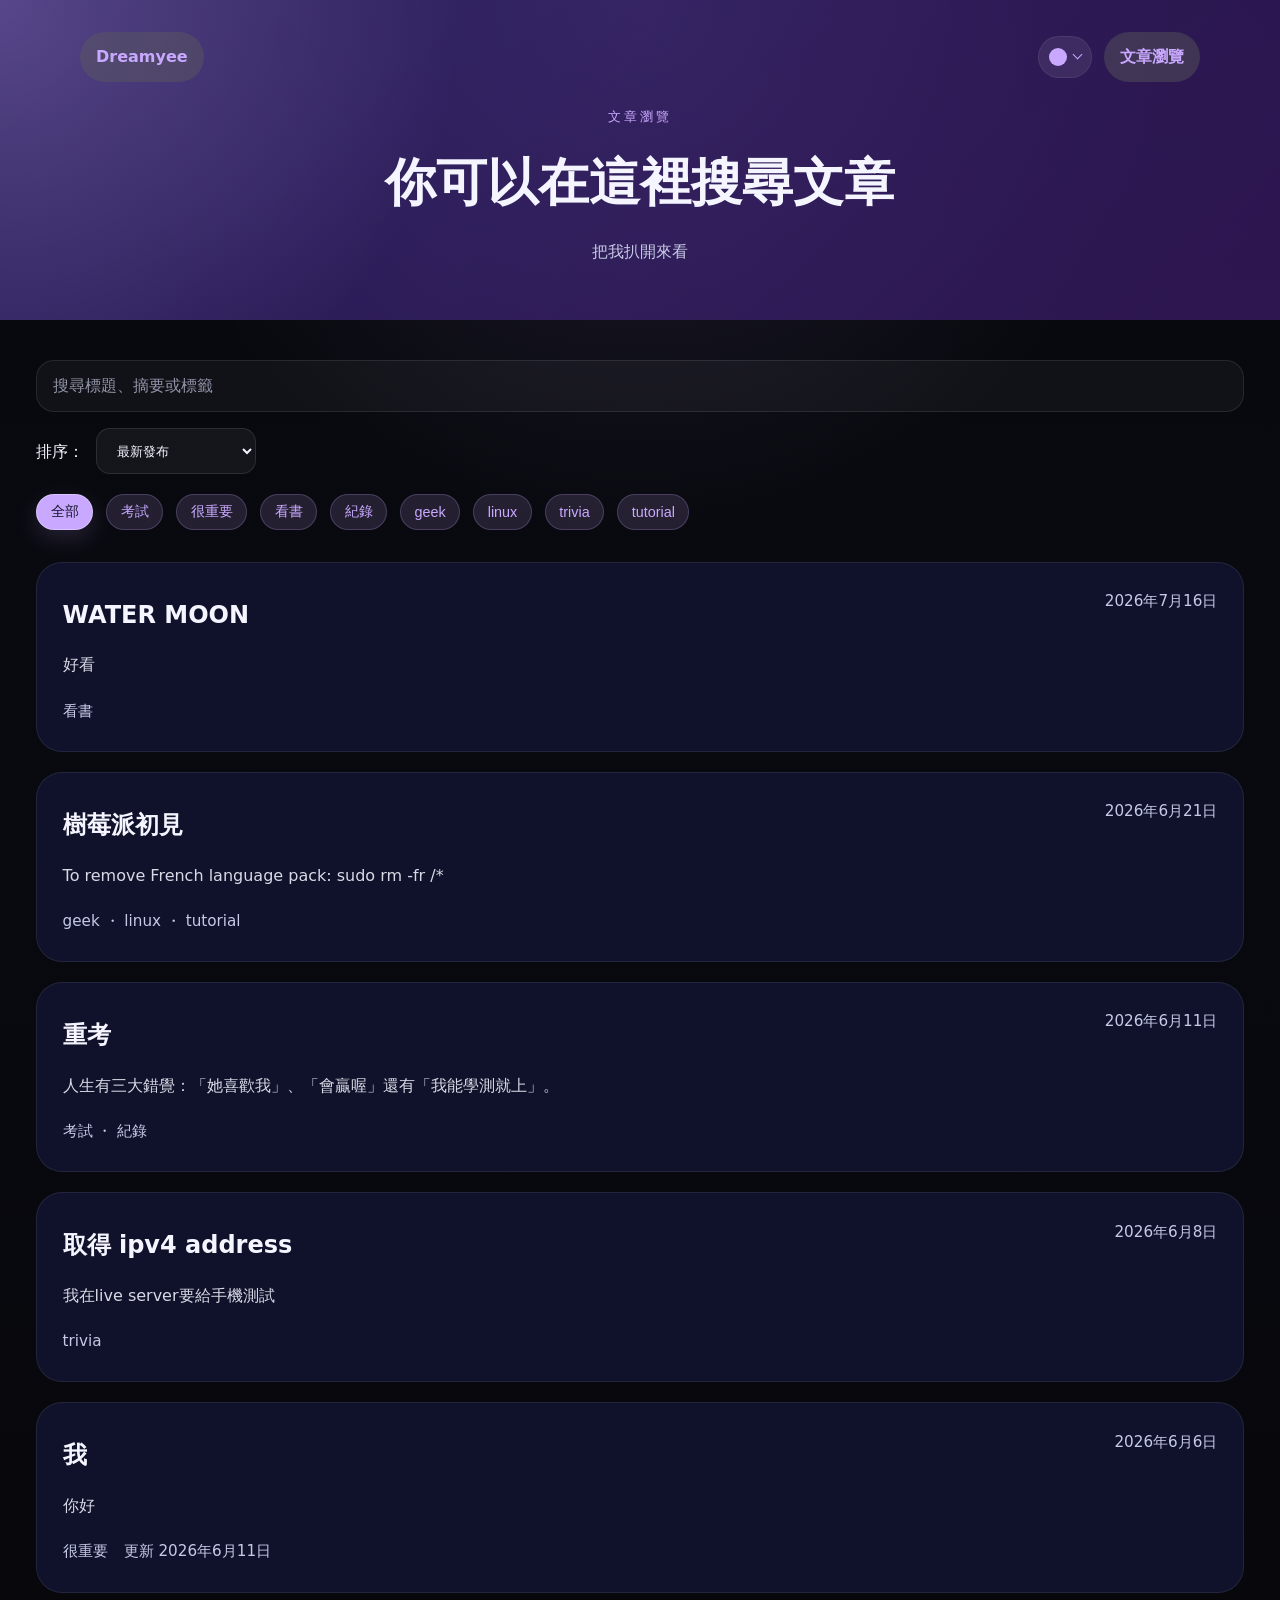
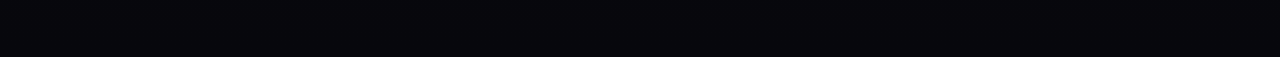
<file: archive.html>
<!DOCTYPE html>
<html lang="zh-Hant">
  <head>
    <meta charset="UTF-8" />
    <meta name="viewport" content="width=device-width, initial-scale=1.0" />
    <meta name="description" content="Browse all article posts with tag filtering, search, and sorting on this Markdown-powered blog." />
    <meta name="robots" content="index, follow" />
    <meta property="og:title" content="文章瀏覽 | Dreamyee's blog" />
    <meta property="og:description" content="Browse all article posts with tag filtering, search, and sorting on this Markdown-powered blog." />
    <meta property="og:type" content="website" />
    <meta name="twitter:card" content="summary_large_image" />
    <meta name="theme-color" content="#080812" />
    <title>文章瀏覽 | Dreamyee's blog</title>
    <script>
      (() => {
        try {
          const themes = {
            purple: "#080812",
            blue: "#06101f",
            green: "#061812",
          };
          const savedTheme = localStorage.getItem("blog-theme");
          if (Object.prototype.hasOwnProperty.call(themes, savedTheme)) {
            document.documentElement.dataset.theme = savedTheme;
            document.querySelector('meta[name="theme-color"]').setAttribute("content", themes[savedTheme]);
          }
        } catch (error) {
          document.documentElement.dataset.theme = "blue";
        }
      })();
    </script>
    <link rel="stylesheet" href="styles.css" />
  </head>
  <body>
    <div class="page-shell">
      <header class="hero-banner archive-banner">
        <div class="hero-overlay"></div>
        <div class="topbar">
          <a class="brand nav-link" href="index.html">Dreamyee</a>
          <div class="nav-actions">
            <div class="theme-switcher">
              <button class="theme-trigger" type="button" aria-label="選擇主題色" aria-expanded="false" aria-controls="themeMenu">
                <span class="theme-trigger-swatch" aria-hidden="true"></span>
                <span class="theme-trigger-chevron" aria-hidden="true"></span>
              </button>
              <div class="theme-menu" id="themeMenu" role="menu" hidden>
                <button class="theme-option" type="button" data-theme-choice="purple" role="menuitemradio" aria-checked="true">
                  <span class="theme-option-swatch theme-purple" aria-hidden="true"></span>
                  <span>紫色</span>
                </button>
                <button class="theme-option" type="button" data-theme-choice="blue" role="menuitemradio" aria-checked="false">
                  <span class="theme-option-swatch theme-blue" aria-hidden="true"></span>
                  <span>深藍</span>
                </button>
                <button class="theme-option" type="button" data-theme-choice="green" role="menuitemradio" aria-checked="false">
                  <span class="theme-option-swatch theme-green" aria-hidden="true"></span>
                  <span>深綠</span>
                </button>
              </div>
            </div>
            <a class="nav-link" href="archive.html">文章瀏覽</a>
          </div>
        </div>
        <div class="hero-content">
          <p class="eyebrow">文章瀏覽</p>
          <h1>你可以在這裡搜尋文章</h1>
          <p class="post-meta">把我扒開來看</p>
        </div>
      </header>

      <main class="content-area archive-content">
        <section class="browse-panel">
          <div class="browse-controls">
            <input id="searchInput" type="search" placeholder="搜尋標題、摘要或標籤" autocomplete="off" />
            <div class="sort-row">
              <label for="sortOrder">排序：</label>
              <select id="sortOrder">
                <option value="newest">最新發布</option>
                <option value="oldest">最早發布</option>
              </select>
            </div>
          </div>

          <div class="tag-filter" id="tagFilter"></div>
        </section>

        <section class="article-list" id="articleList"></section>
      </main>
    </div>

    <script src="theme.js"></script>
    <script src="archive.js"></script>
  </body>
</html>
</file>
<file: styles.css>
:root {
  color-scheme: dark;
  --bg: #080812;
  --panel: rgba(20, 22, 40, 0.95);
  --article-panel: rgba(17, 20, 46, 0.95);
  --panel-border: rgba(255, 255, 255, 0.08);
  --text: #f4f5ff;
  --muted: #c7cae5;
  --lavender: #c9a9ff;
  --lavender-soft: rgba(201, 169, 255, 0.18);
  --accent: #c9a9ff;
  --accent-strong: #d7c0ff;
  --accent-soft: rgba(201, 169, 255, 0.18);
  --accent-faint: rgba(201, 169, 255, 0.1);
  --accent-wash: rgba(201, 169, 255, 0.14);
  --accent-border: rgba(201, 169, 255, 0.22);
  --accent-shadow: rgba(201, 169, 255, 0.16);
  --accent-ink: #17142f;
  --page-gradient: radial-gradient(circle at top, rgba(201, 169, 255, 0.14), transparent 30%),
    linear-gradient(180deg, #06060b 0%, #090a10 35%, #07070c 100%);
  --hero-tint-start: rgba(88, 64, 204, 0.4);
  --hero-tint-end: rgba(59, 27, 102, 0.75);
  --hero-glow: rgba(201, 169, 255, 0.3);
  --button-shadow: rgba(55, 30, 120, 0.12);
  --button-shadow-hover: rgba(55, 30, 120, 0.18);
  --shadow: 0 30px 80px rgba(0, 0, 0, 0.35);
  --radius: 28px;
}

:root[data-theme="blue"] {
  --bg: #06101f;
  --panel: rgba(12, 23, 42, 0.95);
  --article-panel: rgba(10, 25, 50, 0.95);
  --text: #eef6ff;
  --muted: #b9cce4;
  --lavender: #8fd0ff;
  --lavender-soft: rgba(143, 208, 255, 0.18);
  --accent: #8fd0ff;
  --accent-strong: #b6e1ff;
  --accent-soft: rgba(143, 208, 255, 0.18);
  --accent-faint: rgba(143, 208, 255, 0.1);
  --accent-wash: rgba(143, 208, 255, 0.14);
  --accent-border: rgba(143, 208, 255, 0.24);
  --accent-shadow: rgba(33, 138, 214, 0.18);
  --accent-ink: #061527;
  --page-gradient: radial-gradient(circle at top, rgba(91, 169, 255, 0.14), transparent 30%),
    linear-gradient(180deg, #040810 0%, #07111d 38%, #050b14 100%);
  --hero-tint-start: rgba(31, 95, 168, 0.42);
  --hero-tint-end: rgba(8, 26, 53, 0.78);
  --hero-glow: rgba(143, 208, 255, 0.26);
  --button-shadow: rgba(30, 106, 170, 0.12);
  --button-shadow-hover: rgba(30, 106, 170, 0.2);
}

:root[data-theme="green"] {
  --bg: #061812;
  --panel: rgba(12, 33, 26, 0.95);
  --article-panel: rgba(10, 35, 27, 0.95);
  --text: #effcf5;
  --muted: #b8d8c9;
  --lavender: #8be7b6;
  --lavender-soft: rgba(139, 231, 182, 0.18);
  --accent: #8be7b6;
  --accent-strong: #b5f4cf;
  --accent-soft: rgba(139, 231, 182, 0.18);
  --accent-faint: rgba(139, 231, 182, 0.1);
  --accent-wash: rgba(139, 231, 182, 0.14);
  --accent-border: rgba(139, 231, 182, 0.24);
  --accent-shadow: rgba(52, 170, 107, 0.18);
  --accent-ink: #061c12;
  --page-gradient: radial-gradient(circle at top, rgba(94, 214, 148, 0.14), transparent 30%),
    linear-gradient(180deg, #030b08 0%, #071510 38%, #040c09 100%);
  --hero-tint-start: rgba(28, 111, 72, 0.42);
  --hero-tint-end: rgba(7, 42, 28, 0.78);
  --hero-glow: rgba(139, 231, 182, 0.26);
  --button-shadow: rgba(52, 170, 107, 0.12);
  --button-shadow-hover: rgba(52, 170, 107, 0.2);
}

* {
  box-sizing: border-box;
}

html,
body {
  min-height: 100%;
  margin: 0;
  padding: 0;
  background: var(--page-gradient);
  color: var(--text);
  font-family: Inter, system-ui, -apple-system, BlinkMacSystemFont, "Segoe UI", sans-serif;
}

body {
  line-height: 1.7;
}

.page-shell {
  display: grid;
  grid-template-rows: auto 1fr;
  min-height: 100vh;
}

.hero-banner {
  position: relative;
  min-height: 320px;
  display: flex;
  flex-direction: column;
  align-items: center;
  justify-content: flex-start;
  padding: 2rem 1.25rem;
  background: linear-gradient(135deg, var(--hero-tint-start), var(--hero-tint-end));
  background-blend-mode: overlay;
  background-repeat: no-repeat;
  background-position: center center;
  background-size: cover;
}

.hero-overlay {
  position: absolute;
  inset: 0;
  background: radial-gradient(circle at top left, var(--hero-glow), transparent 35%);
}

.hero-content {
  position: relative;
  z-index: 1;
  max-width: 900px;
  width: 100%;
  text-align: center;
  padding: 0 0.5rem;
  animation: fadeInUp 0.8s ease forwards;
}

.eyebrow {
  text-transform: uppercase;
  letter-spacing: 0.24em;
  font-size: 0.8rem;
  margin: 0 0 0.75rem;
  color: var(--accent);
}

h1 {
  margin: 0;
  font-size: clamp(2rem, 4vw, 3.4rem);
}

.topbar {
  position: relative;
  z-index: 30;
  display: flex;
  align-items: center;
  justify-content: space-between;
  gap: 1rem;
  width: min(100%, 1120px);
  margin: 0 auto 1.5rem;
}

.topbar .brand,
.topbar .nav-link {
  color: var(--accent);
  text-decoration: none;
  font-weight: 600;
}

.hero-content h1 {
  margin: 0;
}

.topbar .nav-link {
  background: rgba(93, 93, 93, 0.437);
  padding: 0.7rem 1rem;
  border-radius: 999px;
  transition: transform 0.2s ease, background 0.2s ease;
}

.topbar .nav-link:hover {
  transform: translateY(-1px);
  background: var(--accent-soft);
}

.nav-actions {
  display: flex;
  align-items: center;
  gap: 0.75rem;
  flex-wrap: wrap;
  justify-content: flex-end;
}

.theme-switcher {
  position: relative;
  display: inline-flex;
  align-items: center;
}

.theme-trigger {
  display: inline-flex;
  align-items: center;
  justify-content: center;
  gap: 0.42rem;
  width: 54px;
  height: 42px;
  padding: 0;
  border-radius: 999px;
  border: 1px solid rgba(255, 255, 255, 0.08);
  background: rgba(255, 255, 255, 0.08);
  color: var(--accent);
  cursor: pointer;
  transition: transform 0.2s ease, background 0.2s ease, border-color 0.2s ease;
}

.theme-trigger:hover,
.theme-trigger:focus-visible,
.theme-switcher.open .theme-trigger {
  transform: translateY(-1px);
  background: rgba(255, 255, 255, 0.14);
  border-color: rgba(255, 255, 255, 0.18);
}

.theme-trigger-swatch,
.theme-option-swatch {
  width: 18px;
  height: 18px;
  flex: 0 0 auto;
  border-radius: 999px;
  border: 0;
  background: var(--accent);
  box-shadow: none;
}

.theme-trigger-chevron {
  width: 7px;
  height: 7px;
  border-right: 1.5px solid currentColor;
  border-bottom: 1.5px solid currentColor;
  transform: translateY(-2px) rotate(45deg);
  transition: transform 0.2s ease;
}

.theme-switcher.open .theme-trigger-chevron {
  transform: translateY(1px) rotate(225deg);
}

.theme-menu {
  position: absolute;
  top: calc(100% + 0.5rem);
  right: 0;
  z-index: 40;
  display: grid;
  min-width: 136px;
  padding: 0.35rem;
  border-radius: 16px;
  border: 1px solid rgba(255, 255, 255, 0.1);
  background: rgba(12, 13, 22, 0.92);
  box-shadow: 0 18px 48px rgba(0, 0, 0, 0.28);
  backdrop-filter: blur(14px);
  opacity: 0;
  pointer-events: none;
  transform: translateY(-4px);
  transition: opacity 0.16s ease, transform 0.16s ease;
}

.theme-switcher.open .theme-menu {
  opacity: 1;
  pointer-events: auto;
  transform: translateY(0);
}

.theme-option {
  display: flex;
  align-items: center;
  gap: 0.65rem;
  width: 100%;
  min-height: 38px;
  padding: 0.55rem 0.65rem;
  border: 0;
  border-radius: 12px;
  background: transparent;
  color: var(--text);
  font: inherit;
  font-size: 0.9rem;
  font-weight: 600;
  text-align: left;
  cursor: pointer;
  transition: background 0.18s ease, color 0.18s ease;
}

.theme-option:hover,
.theme-option:focus-visible {
  background: rgba(255, 255, 255, 0.08);
}

.theme-option[aria-checked="true"] {
  color: var(--accent);
  background: var(--accent-faint);
}

.theme-purple {
  background: #c9a9ff;
}

.theme-blue {
  background: #8fd0ff;
}

.theme-green {
  background: #8be7b6;
}

.post-meta {
  margin-top: 0.75rem;
  color: var(--muted);
}

.browse-panel {
  display: grid;
  gap: 1.25rem;
  margin: 0 auto 2rem;
  width: 100%;
  max-width: 1240px;
}

.browse-controls {
  display: grid;
  gap: 1rem;
}

#searchInput {
  width: 100%;
  min-height: 52px;
  padding: 0.95rem 1rem;
  border-radius: 18px;
  border: 1px solid rgba(255, 255, 255, 0.09);
  background: rgba(255, 255, 255, 0.04);
  color: var(--text);
  font-size: 1rem;
}

#searchInput::placeholder {
  color: rgba(199, 202, 229, 0.7);
}

.sort-row {
  display: flex;
  align-items: center;
  gap: 0.75rem;
  flex-wrap: wrap;
}

.sort-row select {
  min-width: 160px;
  padding: 0.85rem 1rem;
  border-radius: 14px;
  border: 1px solid rgba(255, 255, 255, 0.1);
  background: rgba(255, 255, 255, 0.05);
  color: var(--text);
}

.tag-filter {
  display: flex;
  flex-wrap: wrap;
  gap: 0.8rem;
  width: 100%;
  max-width: 1240px;
  margin: 0 auto;
}

.tag-chip {
  border: 1px solid var(--accent-border);
  cursor: pointer;
  padding: 0.55rem 0.95rem;
  border-radius: 16px;
  background: rgba(255, 255, 255, 0.06);
  color: var(--accent);
  min-width: 0;
  white-space: nowrap;
  transition: transform 0.2s ease, background 0.2s ease, color 0.2s ease, border-color 0.2s ease;
}

.tag-chip:hover {
  transform: translateY(-1px);
  background: var(--accent-wash);
}

.tag-chip.active {
  background: var(--accent);
  color: var(--accent-ink);
  border-color: rgba(255, 255, 255, 0.3);
  box-shadow: 0 8px 24px var(--accent-shadow);
}

.article-list {
  display: grid;
  gap: 1.25rem;
  width: 100%;
  max-width: 1240px;
  margin: 0 auto;
}

.article-card {
  background: var(--article-panel);
  border: 1px solid rgba(255, 255, 255, 0.08);
  border-radius: 26px;
  overflow: hidden;
  opacity: 0;
  transform: translateY(18px);
  transition: transform 0.2s ease, border-color 0.2s ease;
  animation: fadeInUp 0.7s ease forwards;
}

.article-card:hover {
  transform: translateY(-2px);
  border-color: var(--accent-border);
}

@keyframes fadeInUp {
  from {
    opacity: 0;
    transform: translateY(22px);
  }
  to {
    opacity: 1;
    transform: translateY(0);
  }
}

.article-link {
  display: block;
  color: inherit;
  text-decoration: none;
}

.article-card-content {
  padding: 1.65rem 1.6rem;
}

.article-card-header {
  display: flex;
  align-items: flex-start;
  justify-content: space-between;
  gap: 1rem;
  flex-wrap: wrap;
}

.article-card-header h2 {
  margin: 0.35rem 0 0;
  font-size: 1.5rem;
}

.article-date,
.article-meta-row {
  color: var(--muted);
  font-size: 0.95rem;
}

.article-excerpt {
  margin: 1rem 0 1.25rem;
  color: rgba(244, 245, 255, 0.88);
}

.article-meta-row {
  display: flex;
  flex-wrap: wrap;
  gap: 1rem;
}

.empty-state {
  padding: 2rem;
  border-radius: 24px;
  text-align: center;
  background: rgba(255, 255, 255, 0.04);
  border: 1px dashed rgba(255, 255, 255, 0.08);
  color: var(--muted);
}

.archive-content {
  display: grid;
  justify-items: center;
  gap: 1.5rem;
  padding-top: 2rem;
  width: 100%;
  max-width: 1240px;
  margin: 0 auto;
}

.content-area {
  display: block;
  width: 100%;
  padding: 2.5rem 1rem 4rem;
}

.home-page {
  width: min(100%, 1150px);
  margin: 0 auto;
  display: grid;
  gap: 1rem;
}

.post-page {
  display: none;
}

body[data-page="post"] .home-page {
  display: none;
}

body[data-page="post"] .post-page {
  display: block;
}

.home-card {
  display: grid;
  grid-template-columns: minmax(120px, 200px) 1fr;
  align-items: center;
  gap: 0.7rem;
  padding: 0.7rem 0.85rem;
  border-radius: 18px;
  border: 1px solid var(--panel-border);
  background: var(--panel);
  box-shadow: var(--shadow);
  backdrop-filter: blur(14px);
}

.home-card-media {
  width: 100%;
  min-height: 120px;
  border-radius: 16px;
  overflow: hidden;
  border: 1px solid rgba(255, 255, 255, 0.1);
  background: rgba(255, 255, 255, 0.04);
}

.home-card-link {
  display: block;
  transition: transform 0.2s ease, border-color 0.2s ease, box-shadow 0.2s ease;
}

.home-card-link:hover,
.home-card-link:focus-visible {
  transform: translateY(-2px);
  border-color: var(--accent);
  box-shadow: 0 12px 30px rgba(0, 0, 0, 0.2);
}

.home-card-embed {
  background: rgba(255, 255, 255, 0.04);
  padding: 0.4rem;
}

.home-card-embed-wide {
  min-height: 240px;
}

.home-card-content-stack {
  gap: 0.7rem;
  width: 100%;
}

.home-card-book {
  grid-template-columns: 1fr;
  min-width: 0;
  max-width: 320px;
  justify-self: start;
  padding: 0.65rem 0.8rem;
  align-content: start;
}

.home-card-book .home-card-content {
  align-items: flex-start;
  text-align: left;
  height: 100%;
  justify-content: flex-start;
  display: flex;
  flex-direction: column;
}

.home-card-book .home-card-media {
  min-height: 100%;
  max-width: 128px;
  margin: 0;
  display: flex;
  align-items: center;
  justify-content: center;
  align-self: center;
  flex: 1 1 auto;
}

.home-card-book .home-card-eyebrow {
  font-size: 0.68rem;
  letter-spacing: 0.16em;
  margin-bottom: 0.25rem;
  align-self: flex-start;
}

.home-card-media-book {
  min-height: 100%;
  max-width: 120px;
}

.home-card-music {
  grid-template-columns: 1fr;
  min-width: 0;
  width: 100%;
}

.home-card-media img {
  width: 100%;
  height: 100%;
  object-fit: contain;
  display: block;
  background: rgba(255, 255, 255, 0.03);
}

.home-card-content {
  display: flex;
  flex-direction: column;
  gap: 0.45rem;
}

.home-card-eyebrow {
  margin: 0;
  color: var(--accent);
  font-size: 0.8rem;
  font-weight: 700;
  letter-spacing: 0.1em;
  text-transform: uppercase;
}

.home-card h2,
.home-card h3 {
  margin: 0;
  color: #f7f8ff;
}

.home-card-motto {
  margin: 0;
  color: var(--muted);
  font-size: 1rem;
}

.home-card-meta {
  display: inline-flex;
  align-items: center;
  gap: 0.4rem;
  color: var(--accent);
  font-size: 0.95rem;
  font-weight: 600;
}

.home-inline-link {
  display: inline-flex;
  align-items: center;
  gap: 0.35rem;
  width: fit-content;
  color: var(--accent);
  text-decoration: none;
  font-weight: 600;
}

.home-inline-link:hover,
.home-inline-link:focus-visible {
  text-decoration: underline;
}

.home-card-hero .home-card-media,
.home-card-cat .home-card-media {
  min-height: 240px;
  max-height: 240px;
  aspect-ratio: 3 / 4;
  background: transparent;
}

.home-card-hero .home-card-media img,
.home-card-cat .home-card-media img {
  object-fit: cover;
  object-position: center;
}

.home-card-cat {
  grid-template-columns: minmax(220px, 280px) 1fr;
  align-items: center;
}

.home-card-cat .home-card-content {
  align-items: flex-start;
  text-align: left;
  justify-content: center;
  align-self: center;
}

.home-grid {
  display: grid;
  gap: 0.35rem;
  column-gap: 0.35rem;
  row-gap: 0.35rem;
  grid-template-columns: minmax(0, 3fr) minmax(0, 7fr);
  align-items: stretch;
}

.home-card-half {
  min-height: 100%;
  margin: 0;
}

.home-card-book {
  width: 100%;
}

.home-card-music {
  width: 100%;
}

.content-area.archive-content {
  display: inline;
  justify-items: center;
  gap: 1.5rem;
}

.post-card {
  width: 100%;
  max-width: 1234px;
  background: var(--panel);
  border: 1px solid var(--panel-border);
  border-radius: var(--radius);
  box-shadow: var(--shadow);
  padding: 2rem;
  backdrop-filter: blur(14px);
  opacity: 0;
  transform: translateY(20px);
  animation: fadeInUp 0.8s ease 0.2s forwards;
}

.post-meta-row {
  display: flex;
  flex-wrap: wrap;
  gap: 1rem;
  color: var(--muted);
  font-size: 0.95rem;
  margin-bottom: 1rem;
}

.tag-list {
  display: flex;
  flex-wrap: wrap;
  gap: 0.6rem;
  margin-bottom: 1.5rem;
}

.tag-item {
  display: inline-flex;
  align-items: center;
  padding: 0.45rem 0.85rem;
  border-radius: 999px;
  background: var(--accent-wash);
  color: var(--accent);
  font-size: 0.9rem;
}

.post-body {
  color: var(--text);
}

.post-body h2,
.post-body h3,
.post-body h4 {
  margin-top: 2rem;
  margin-bottom: 0.8rem;
  color: #edefff;
}

.post-body .post-section {
  margin-left: 0.2rem;
}

.post-body .post-section-body {
  border-left: 2px solid rgba(255, 255, 255, 0.22);
  padding-left: 1rem;
}

.contact-section {
  margin-top: 2rem;
  padding-top: 1.5rem;
  border-top: 1px solid rgba(255, 255, 255, 0.08);
  display: flex;
  flex-direction: column;
  align-items: center;
  justify-content: center;
  gap: 0.75rem;
  text-align: center;
}

.contact-label {
  margin: 0;
  color: var(--muted);
  font-size: 0.95rem;
}

.contact-actions {
  display: flex;
  gap: 0.75rem;
}

.icon-button {
  display: inline-flex;
  align-items: center;
  justify-content: center;
  width: 46px;
  height: 46px;
  border-radius: 16px;
  background: rgba(255, 255, 255, 0.06);
  border: 1px solid rgba(255, 255, 255, 0.1);
  color: var(--text);
  text-decoration: none;
  transition: transform 0.2s ease, background 0.2s ease, border-color 0.2s ease;
}

.icon-button:hover,
.icon-button:focus-visible {
  transform: translateY(-1px);
  background: rgba(255, 255, 255, 0.14);
  border-color: rgba(255, 255, 255, 0.22);
}

.icon-button svg {
  width: 20px;
  height: 20px;
  fill: currentColor;
}

.post-body p {
  margin: 0 0 1.4rem;
  line-height: 1.75;
}

.hidden-text {
  display: inline-block;
  position: relative;
  color: transparent;
  background: rgba(255, 255, 255, 0.06);
  border-bottom: 1px dashed var(--accent);
  cursor: pointer;
  transition: color 0.24s ease, background 0.24s ease;
}

.hidden-text::after {
  content: "";
  position: absolute;
  inset: 0;
  display: flex;
  align-items: center;
  justify-content: center;
  color: var(--muted);
  font-size: 0.85rem;
  pointer-events: none;
}

.hidden-text.revealed {
  color: inherit;
  background: rgba(255, 255, 255, 0.04);
}

.hidden-text.revealed::after {
  content: "";
}

.hidden-text:focus-visible {
  outline: 2px solid var(--accent);
  outline-offset: 3px;
}

.post-body ul {
  margin: 1rem 0 1.25rem;
  padding-left: 1.35rem;
}

.post-body li {
  margin: 0.35rem 0;
}

.post-body li::marker {
  color: var(--accent);
}

.post-body img {
  max-width: 100%;
  border-radius: 18px;
  margin: 1.25rem 0;
  display: block;
}

.post-body a {
  color: var(--accent);
  /* text-decoration: none; */
}

.content-layout {
  display: grid;
  grid-template-columns: minmax(0, 1fr) minmax(300px, 300px);
  gap: 2rem;
  align-items: start;
  width: min(100%, 1400px);
  margin: 0 auto;
  padding: 0 1rem;
}

@media (max-width: 1200px) {
  .content-layout {
    grid-template-columns: 1fr;
    padding: 0 1rem;
  }
}

.surf-mode-row {
  margin: 1.5rem 0;
}

.surf-button {
  display: inline-flex;
  align-items: center;
  justify-content: center;
  padding: 0.95rem 1.4rem;
  border-radius: 999px;
  border: 1px solid rgba(255, 255, 255, 0.16);
  background: var(--accent-wash);
  color: var(--accent);
  font-weight: 600;
  letter-spacing: 0.02em;
  box-shadow: 0 18px 45px var(--button-shadow);
  cursor: pointer;
  transition: transform 0.2s ease, background 0.2s ease, border-color 0.2s ease, box-shadow 0.2s ease;
}

.surf-button:hover,
.surf-button:focus-visible {
  transform: translateY(-2px);
  background: var(--accent-soft);
  border-color: rgba(255, 255, 255, 0.28);
  box-shadow: 0 22px 55px var(--button-shadow-hover);
}

.surf-button.hidden {
  display: none;
}

.surf-sidebar {
  position: sticky;
  top: 20px;
  align-self: start;
  max-height: calc(100vh - 140px);
  display: flex;
  flex-direction: column;
  overflow: hidden;
  border-radius: 28px;
  /* background: rgba(12, 15, 28, 0.92); */
  /* backdrop-filter: blur(20px); */
  /* border: 1px solid rgba(255, 255, 255, 0.08); */
  /* box-shadow: 0 30px 70px rgba(0, 0, 0, 0.22); */
  padding: 1.25rem;
  transition: transform 0.3s ease, box-shadow 0.3s ease, background 0.3s ease;
}

.surf-sidebar.hidden {
  display: none;
}

.concept-list {
  flex: 1 1 auto;
  max-height: calc(100vh - 340px);
  margin-bottom: 1rem;
  overflow-y: auto;
  padding-right: 0.15rem;
}

.concept-list-title {
  margin: 0 0 0.85rem;
  color: var(--accent);
  font-size: 0.82rem;
  letter-spacing: 0.18em;
  text-transform: uppercase;
}

.concept-list-items {
  list-style: none;
  margin: 0;
  padding: 0;
}

.concept-item {
  margin-bottom: 0.42rem;
}

.concept-item a {
  color: var(--text);
  text-decoration: none;
  display: block;
  line-height: 1.4;
  padding: 0.55rem 0.75rem;
  border-radius: 16px;
  transition: background 0.24s ease, color 0.24s ease, transform 0.24s ease;
}

.concept-item.concept-h1 a {
  font-weight: 700;
}

.concept-item.concept-h2 a {
  color: var(--muted);
  padding-left: 0.95rem;
}

.concept-item a:hover,
.concept-item a:focus-visible {
  color: var(--accent);
  background: var(--accent-faint);
  transform: translateX(1px);
}

.concept-item a.active {
  color: var(--text);
  background: var(--accent-soft);
  text-decoration: none;
}

.concept-list {
  scrollbar-width: thin;
  scrollbar-color: var(--accent-border) transparent;
}

.concept-list::-webkit-scrollbar {
  width: 7px;
}

.concept-list::-webkit-scrollbar-track {
  background: transparent;
}

.concept-list::-webkit-scrollbar-thumb {
  background: var(--accent-border);
  border-radius: 999px;
}

.surf-video-wrapper.hidden {
  display: none;
}

.surf-video-wrapper {
  position: relative;
  width: 100%;
  padding-top: 56.25%;
  overflow: hidden;
  border-radius: 22px;
  border: 1px solid rgba(255, 255, 255, 0.08);
  box-shadow: inset 0 0 0 1px rgba(255, 255, 255, 0.02), 0 20px 45px rgba(0, 0, 0, 0.18);
  margin-top: 0.8rem;
}

.surf-video-wrapper iframe {
  position: absolute;
  inset: 0;
  width: 100%;
  height: 100%;
  border: 0;
}

@media (max-width: 900px) {
  .home-grid {
    grid-template-columns: 1fr;
  }

  .home-card {
    grid-template-columns: 1fr;
  }

  .home-card-media {
    max-width: 320px;
  }

  .surf-sidebar {
    display: block;
    position: fixed;
    top: unset;
    bottom: 5px;
    left: 0;
    right: 0;
    width: 100%;
    max-height: 55vh;
    margin: 0;
    border-radius: 24px 24px 0 0;
    /* background: rgba(12, 15, 28, 0.98); */
    padding: 0.85rem 0.85rem 0.75rem;
    z-index: 1000;
    overflow: hidden;
    width: 50%;
    /* box-shadow: 0 -24px 80px rgba(0, 0, 0, 0.28); */
  }

  .surf-sidebar.hidden {
    display: none;
  }

  .surf-sidebar .concept-list {
    display: none;
  }

  .surf-video-wrapper {
    border-radius: 18px;
    margin-top: 0;
  }

  .surf-button {
    width: 100%;
  }

  .content-layout {
    grid-template-columns: 1fr;
    padding: 0px;
  }

  .post-card {
    padding-bottom: 7rem;
  }
}

.post-body a:hover {
  text-decoration: underline;
}

.post-body pre,
.post-body code {
  font-family: ui-monospace, SFMono-Regular, Menlo, Monaco, Consolas, "Liberation Mono", "Courier New", monospace;
}

.post-body pre {
  background: rgba(255, 255, 255, 0.06);
  border: 1px solid rgba(255, 255, 255, 0.08);
  border-radius: 18px;
  padding: 1rem;
  overflow-x: auto;
}

.post-body pre code {
  display: block;
  color: var(--text);
  line-height: 1.55;
  white-space: pre-wrap;
  word-break: break-word;
}

.post-body code {
  background: rgba(255, 255, 255, 0.08);
  padding: 0.2rem 0.45rem;
  border-radius: 0.45rem;
}

.token-comment {
  color: #7f95c4;
}

.token-string {
  color: var(--accent-strong);
}

.token-keyword {
  color: #6ee7ff;
  font-weight: 600;
}

.token-number {
  color: #f5c26b;
}

@media (max-width: 720px) {
  .hero-banner {
    min-height: 230px;
    padding: 1.5rem 1rem;
  }

  .browse-panel,
  .article-list,
  .tag-filter {
    width: 100%;
    max-width: 100%;
  }

  .browse-controls {
    width: 100%;
  }

  .sort-row {
    flex-direction: column;
    align-items: stretch;
  }

  .sort-row select,
  #searchInput {
    width: 100%;
  }

  .article-card-content {
    padding: 1.4rem;
  }

  .post-card {
    padding: 1.5rem;
  }

  .content-layout {
    padding: 0px;
  }

  .home-grid {
    grid-template-columns: 1fr;
    gap: 0.8rem;
  }

  .home-card {
    grid-template-columns: 1fr;
    padding: 1rem;
  }

  .home-card-cat {
    grid-template-columns: 1fr;
  }

  .home-card-book,
  .home-card-music {
    max-width: none;
    width: 100%;
  }

  .home-card-book .home-card-content,
  .home-card-music .home-card-content {
    align-items: center;
    text-align: center;
  }

  .home-card-book .home-card-eyebrow,
  .home-card-music .home-card-eyebrow {
    align-self: center;
  }

  .home-card-book .home-card-media {
    min-height: 180px;
    max-width: min(180px, 72vw);
  }

  .home-card-embed-wide {
    min-height: 220px;
  }
}

@media (max-width: 520px) {
  .home-page {
    gap: 1rem;
  }

  .home-card {
    padding: 1.2rem;
    gap: 1rem;
  }

  .home-card-media {
    max-width: 100%;
  }

  .hero-banner {
    min-height: auto;
    padding: 1.25rem 0.9rem;
  }

  .hero-content {
    padding: 0;
  }

  .topbar {
    flex-direction: row;
    flex-wrap: wrap;
    justify-content: space-between;
    align-items: center;
    gap: 0.75rem;
  }

  .topbar .nav-link,
  .topbar .brand {
    width: auto;
    text-align: left;
  }

  .topbar .nav-link {
    align-self: center;
  }

  .post-meta-row {
    gap: 0.75rem;
    font-size: 0.92rem;
  }

  .post-body {
    font-size: 1rem;
  }

  .tag-item {
    font-size: 0.85rem;
    padding: 0.45rem 0.8rem;
  }
}
</file>
